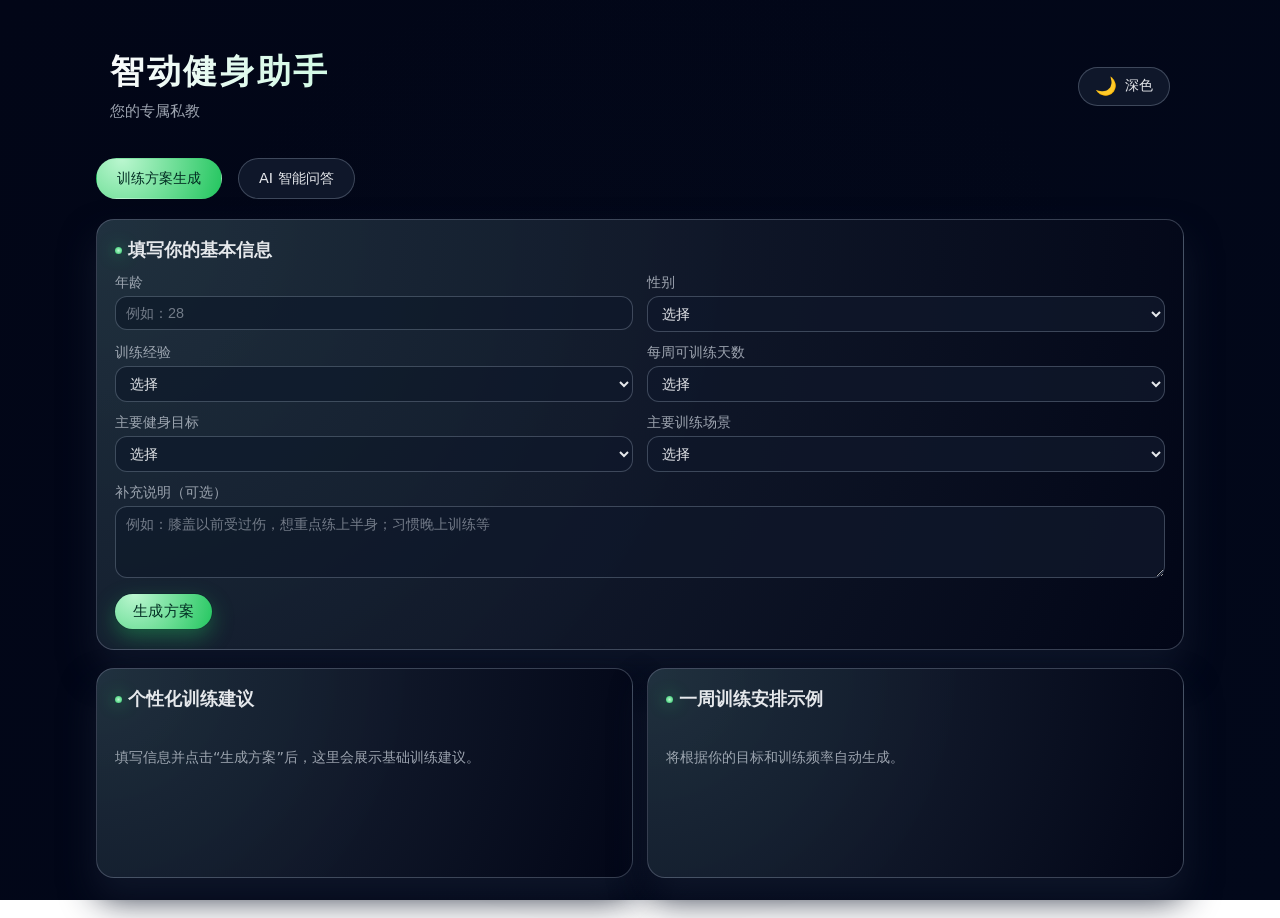
<file: index.html>
<!doctype html>
<html lang="zh-CN">
  <head>
    <meta charset="utf-8" />
    <title>智动健身助手 - AI训练方案生成</title>
    <meta name="viewport" content="width=device-width, initial-scale=1" />
    <link rel="stylesheet" href="styles.css" />
  </head>
  <body>
    <div class="app">
      <header class="app-header">
        <div>
          <h1>智动健身助手</h1>
          <p class="subtitle">您的专属私教</p>
        </div>
        <button class="theme-toggle" id="theme-toggle" title="切换主题">
          <span class="theme-icon" id="theme-icon">🌙</span>
          <span id="theme-text">深色</span>
        </button>
      </header>

      <nav class="nav-links">
        <a href="index.html" class="nav-link active">训练方案生成</a>
        <a href="ai-chat.html" class="nav-link">AI 智能问答</a>
      </nav>

      <main class="app-main">
        <section class="card">
          <h2>填写你的基本信息</h2>
          <form id="plan-form" class="form">
            <div class="form-grid">
              <div class="form-field">
                <label for="age">年龄</label>
                <input type="number" id="age" min="10" max="80" placeholder="例如：28" />
              </div>

              <div class="form-field">
                <label for="gender">性别</label>
                <select id="gender">
                  <option value="">选择</option>
                  <option value="male">男</option>
                  <option value="female">女</option>
                  <option value="other">其他/不方便透露</option>
                </select>
              </div>

              <div class="form-field">
                <label for="experience">训练经验</label>
                <select id="experience">
                  <option value="">选择</option>
                  <option value="beginner">0-6 个月（新手）</option>
                  <option value="intermediate">6-24 个月（进阶）</option>
                  <option value="advanced">2 年以上（高阶）</option>
                </select>
              </div>

              <div class="form-field">
                <label for="daysPerWeek">每周可训练天数</label>
                <select id="daysPerWeek">
                  <option value="">选择</option>
                  <option value="2">2 天</option>
                  <option value="3">3 天</option>
                  <option value="4">4 天</option>
                  <option value="5">5 天</option>
                  <option value="6">6 天</option>
                  <option value="7">7 天</option>
                </select>
              </div>

              <div class="form-field">
                <label for="goal">主要健身目标</label>
                <select id="goal">
                  <option value="">选择</option>
                  <option value="fat-loss">减脂</option>
                  <option value="muscle-gain">增肌</option>
                  <option value="shape">塑形</option>
                  <option value="health">综合健康</option>
                </select>
              </div>

              <div class="form-field">
                <label for="place">主要训练场景</label>
                <select id="place">
                  <option value="">选择</option>
                  <option value="gym">健身房</option>
                  <option value="home">家庭/公园</option>
                  <option value="mixed">两者结合</option>
                </select>
              </div>
            </div>

            <div class="form-field">
              <label for="notes">补充说明（可选）</label>
              <textarea
                id="notes"
                rows="3"
                placeholder="例如：膝盖以前受过伤，想重点练上半身；习惯晚上训练等"
              ></textarea>
            </div>

            <button type="submit" class="btn-primary">生成方案</button>
          </form>
        </section>

        <section class="results-grid">
          <article class="card result-card">
            <h2>个性化训练建议</h2>
            <div id="plan-basic" class="result-content muted">
              填写信息并点击“生成方案”后，这里会展示基础训练建议。
            </div>
          </article>

          <article class="card result-card">
            <h2>一周训练安排示例</h2>
            <div id="plan-weekly" class="result-content muted">
              将根据你的目标和训练频率自动生成。
            </div>
          </article>

        </section>
      </main>

    </div>

    <script>
      // 检测设备类型，如果是手机则跳转到手机版
      (function() {
        // 检查是否已经访问过手机版（避免循环跳转）
        if (sessionStorage.getItem('deviceChecked') === 'true') {
          return;
        }
        sessionStorage.setItem('deviceChecked', 'true');

        // 检测是否为移动设备
        const isMobileDevice = /Android|webOS|iPhone|iPad|iPod|BlackBerry|IEMobile|Opera Mini|Mobile|mobile/i.test(navigator.userAgent);

        // 检测屏幕宽度（考虑横屏和竖屏）
        const screenWidth = Math.min(window.screen.width, window.screen.height);
        const isSmallScreen = screenWidth < 768 || window.innerWidth < 768;

        // 检测是否为触摸设备
        const isTouchDevice = 'ontouchstart' in window || navigator.maxTouchPoints > 0;

        // 如果是移动设备或小屏幕设备，跳转到手机版
        if (isMobileDevice || (isSmallScreen && isTouchDevice)) {
          window.location.href = 'mobile.html';
        }
      })();

      // 主题切换功能
      (function() {
        const themeToggle = document.getElementById('theme-toggle');
        const themeIcon = document.getElementById('theme-icon');
        const themeText = document.getElementById('theme-text');

        // 从 localStorage 读取主题设置
        let currentTheme = localStorage.getItem('theme') || 'dark';

        // 应用主题
        function applyTheme(theme) {
          if (theme === 'light') {
            document.documentElement.setAttribute('data-theme', 'light');
            themeIcon.textContent = '☀️';
            themeText.textContent = '浅色';
          } else {
            document.documentElement.removeAttribute('data-theme');
            themeIcon.textContent = '🌙';
            themeText.textContent = '深色';
          }
          localStorage.setItem('theme', theme);
        }

        // 初始化主题
        applyTheme(currentTheme);

        // 切换主题
        themeToggle.addEventListener('click', () => {
          currentTheme = currentTheme === 'dark' ? 'light' : 'dark';
          applyTheme(currentTheme);
        });
      })();
    </script>
    <script src="app.js"></script>
  </body>
</html>
</file>
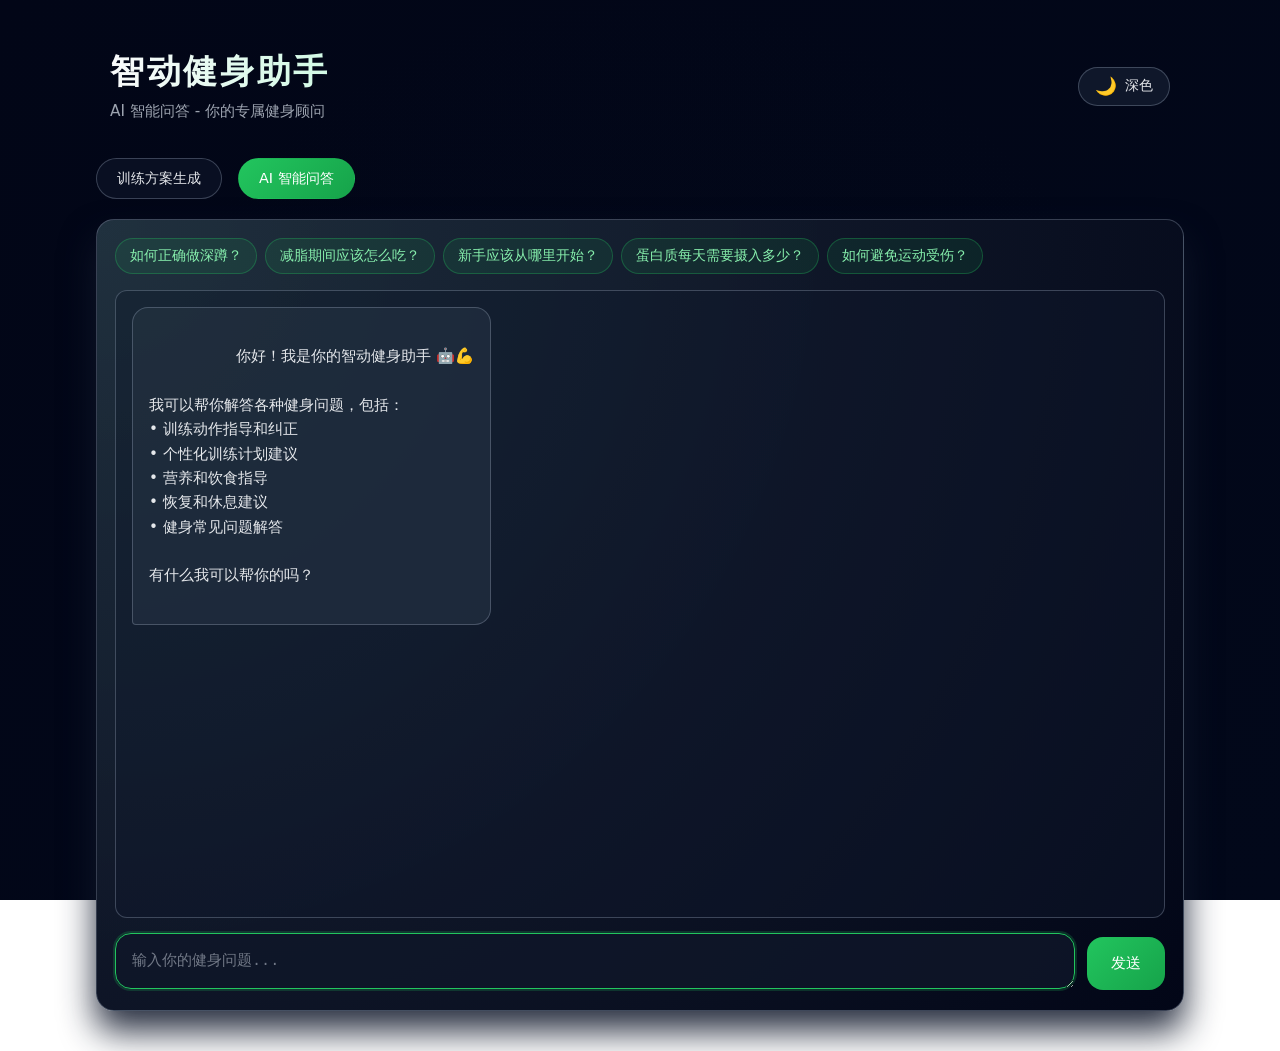
<file: ai-chat.html>
<!doctype html>
<html lang="zh-CN">
  <head>
    <meta charset="utf-8" />
    <title>智动健身助手 - AI 智能问答</title>
    <meta name="viewport" content="width=device-width, initial-scale=1" />
    <link rel="stylesheet" href="styles.css" />
    <style>
      .chat-container {
        display: flex;
        flex-direction: column;
        height: calc(100vh - 200px);
        min-height: 500px;
      }

      .chat-messages {
        flex: 1;
        overflow-y: auto;
        padding: 16px;
        background: rgba(15, 23, 42, 0.5);
        border-radius: 12px;
        margin-bottom: 16px;
        border: 1px solid var(--border-subtle);
      }

      .message {
        margin-bottom: 16px;
        max-width: 85%;
      }

      .message.user {
        margin-left: auto;
        text-align: right;
      }

      .message.assistant {
        margin-right: auto;
      }

      .message-content {
        display: inline-block;
        padding: 12px 16px;
        border-radius: 16px;
        font-size: 0.95rem;
        line-height: 1.6;
        white-space: pre-wrap;
        word-wrap: break-word;
      }

      .message.user .message-content {
        background: linear-gradient(135deg, #22c55e, #16a34a);
        color: white;
        border-bottom-right-radius: 4px;
      }

      .message.assistant .message-content {
        background: rgba(30, 41, 59, 0.9);
        border: 1px solid var(--border-subtle);
        border-bottom-left-radius: 4px;
        text-align: left;
      }

      .message.assistant .message-content h1,
      .message.assistant .message-content h2,
      .message.assistant .message-content h3 {
        margin-top: 12px;
        margin-bottom: 8px;
        color: #bbf7d0;
      }

      .message.assistant .message-content ul,
      .message.assistant .message-content ol {
        margin: 8px 0;
        padding-left: 20px;
      }

      .message.assistant .message-content li {
        margin: 4px 0;
      }

      .message.assistant .message-content strong {
        color: #86efac;
      }

      .chat-input-container {
        display: flex;
        gap: 12px;
        align-items: flex-end;
      }

      .chat-input {
        flex: 1;
        min-height: 56px;
        max-height: 150px;
        padding: 16px;
        border-radius: 16px;
        border: 1px solid var(--border-subtle);
        background: rgba(15, 23, 42, 0.8);
        color: var(--text);
        font-size: 0.95rem;
        resize: vertical;
        outline: none;
        transition: border-color 0.2s ease;
      }

      .chat-input:focus {
        border-color: #22c55e;
        box-shadow: 0 0 0 2px rgba(34, 197, 94, 0.2);
      }

      .chat-send-btn {
        padding: 16px 24px;
        border-radius: 16px;
        border: none;
        background: linear-gradient(135deg, #22c55e, #16a34a);
        color: white;
        font-size: 0.95rem;
        font-weight: 500;
        cursor: pointer;
        transition: all 0.2s ease;
        white-space: nowrap;
      }

      .chat-send-btn:hover:not(:disabled) {
        transform: translateY(-2px);
        box-shadow: 0 8px 20px rgba(34, 197, 94, 0.4);
      }

      .chat-send-btn:disabled {
        opacity: 0.6;
        cursor: not-allowed;
      }

      .typing-indicator {
        display: none;
        align-items: center;
        gap: 4px;
        padding: 12px 16px;
        background: rgba(30, 41, 59, 0.9);
        border-radius: 16px;
        border-bottom-left-radius: 4px;
        width: fit-content;
        margin-top: 8px;
      }

      .typing-indicator.active {
        display: flex;
      }

      .typing-dot {
        width: 8px;
        height: 8px;
        background: #22c55e;
        border-radius: 50%;
        animation: typing 1.4s infinite;
      }

      .typing-dot:nth-child(2) {
        animation-delay: 0.2s;
      }

      .typing-dot:nth-child(3) {
        animation-delay: 0.4s;
      }

      @keyframes typing {
        0%, 60%, 100% {
          transform: translateY(0);
        }
        30% {
          transform: translateY(-10px);
        }
      }

      .nav-links {
        display: flex;
        gap: 16px;
        margin-bottom: 20px;
        flex-wrap: wrap;
      }

      .nav-link {
        padding: 10px 20px;
        border-radius: 999px;
        background: rgba(15, 23, 42, 0.6);
        border: 1px solid var(--border-subtle);
        color: var(--text);
        text-decoration: none;
        font-size: 0.9rem;
        transition: all 0.2s ease;
      }

      .nav-link:hover {
        background: rgba(34, 197, 94, 0.1);
        border-color: #22c55e;
      }

      .nav-link.active {
        background: linear-gradient(135deg, #22c55e, #16a34a);
        border-color: transparent;
        color: white;
      }

      .user-info-panel {
        background: rgba(15, 23, 42, 0.5);
        border-radius: 12px;
        padding: 16px;
        margin-bottom: 16px;
        border: 1px solid var(--border-subtle);
      }

      .user-info-panel h3 {
        margin: 0 0 12px 0;
        font-size: 1rem;
        color: #bbf7d0;
      }

      .user-info-grid {
        display: grid;
        grid-template-columns: repeat(auto-fit, minmax(150px, 1fr));
        gap: 8px;
        font-size: 0.85rem;
        color: var(--text-muted);
      }

      .user-info-item {
        display: flex;
        gap: 6px;
      }

      .user-info-label {
        color: var(--text-muted);
      }

      .user-info-value {
        color: var(--text);
      }

      .suggested-questions {
        display: flex;
        flex-wrap: wrap;
        gap: 8px;
        margin-bottom: 16px;
      }

      .suggested-question {
        padding: 8px 14px;
        border-radius: 999px;
        background: rgba(34, 197, 94, 0.1);
        border: 1px solid rgba(34, 197, 94, 0.3);
        color: #86efac;
        font-size: 0.85rem;
        cursor: pointer;
        transition: all 0.2s ease;
      }

      .suggested-question:hover {
        background: rgba(34, 197, 94, 0.2);
        transform: translateY(-1px);
      }

      [data-theme="light"] .suggested-question {
        background: rgba(22, 163, 74, 0.1);
        border-color: rgba(22, 163, 74, 0.3);
        color: #16a34a;
      }

      [data-theme="light"] .suggested-question:hover {
        background: rgba(22, 163, 74, 0.2);
      }

      /* 浅色模式样式 */
      [data-theme="light"] .chat-messages {
        background: var(--bg-elevated);
        border: 1px solid var(--border-subtle);
      }

      [data-theme="light"] .message.assistant .message-content {
        background: #f1f5f9;
        border: 1px solid var(--border-subtle);
        color: var(--text);
      }

      [data-theme="light"] .chat-input {
        background: var(--input-bg);
        border: 1px solid var(--border-subtle);
        color: var(--text);
      }

      [data-theme="light"] .typing-indicator {
        background: #f1f5f9;
        border: 1px solid var(--border-subtle);
      }

      [data-theme="light"] .nav-link {
        background: var(--bg-elevated);
        border: 1px solid var(--border-subtle);
        color: var(--text);
      }

      [data-theme="light"] .nav-link:hover {
        background: var(--accent-soft);
        border-color: var(--accent);
      }

      [data-theme="light"] .user-info-panel {
        background: var(--bg-elevated);
        border: 1px solid var(--border-subtle);
      }

      [data-theme="light"] .user-info-panel h3 {
        color: var(--accent);
      }

      @media (max-width: 768px) {
        .chat-container {
          height: calc(100vh - 180px);
          min-height: 400px;
        }

        .message {
          max-width: 95%;
        }

        .chat-input-container {
          flex-direction: column;
        }

        .chat-send-btn {
          width: 100%;
        }
      }
    </style>
  </head>
  <body>
    <div class="app">
      <header class="app-header">
        <div>
          <h1>智动健身助手</h1>
          <p class="subtitle">AI 智能问答 - 你的专属健身顾问</p>
        </div>
        <button class="theme-toggle" id="theme-toggle" title="切换主题">
          <span class="theme-icon" id="theme-icon">🌙</span>
          <span id="theme-text">深色</span>
        </button>
      </header>

      <nav class="nav-links">
        <a href="index.html" class="nav-link">训练方案生成</a>
        <a href="ai-chat.html" class="nav-link active">AI 智能问答</a>
      </nav>

      <main class="app-main">
        <section class="card">
          <div class="user-info-panel" id="user-info-panel" style="display: none;">
            <h3>当前用户信息</h3>
            <div class="user-info-grid" id="user-info-grid"></div>
          </div>

          <div class="suggested-questions" id="suggested-questions">
            <span class="suggested-question" data-question="如何正确做深蹲？">如何正确做深蹲？</span>
            <span class="suggested-question" data-question="减脂期间应该怎么吃？">减脂期间应该怎么吃？</span>
            <span class="suggested-question" data-question="新手应该从哪里开始？">新手应该从哪里开始？</span>
            <span class="suggested-question" data-question="蛋白质每天需要摄入多少？">蛋白质每天需要摄入多少？</span>
            <span class="suggested-question" data-question="如何避免运动受伤？">如何避免运动受伤？</span>
          </div>

          <div class="chat-container">
            <div class="chat-messages" id="chat-messages">
              <div class="message assistant">
                <div class="message-content">
                  你好！我是你的智动健身助手 🤖💪

我可以帮你解答各种健身问题，包括：
• 训练动作指导和纠正
• 个性化训练计划建议
• 营养和饮食指导
• 恢复和休息建议
• 健身常见问题解答

有什么我可以帮你的吗？
                </div>
              </div>
            </div>

            <div class="chat-input-container">
              <textarea
                class="chat-input"
                id="chat-input"
                placeholder="输入你的健身问题..."
                rows="1"
              ></textarea>
              <button class="chat-send-btn" id="chat-send-btn">发送</button>
            </div>
          </div>
        </section>
      </main>
    </div>

    <script>
      // API 配置
      const API_BASE_URL = 'http://localhost:5000';

      // 获取 DOM 元素
      const chatMessages = document.getElementById('chat-messages');
      const chatInput = document.getElementById('chat-input');
      const chatSendBtn = document.getElementById('chat-send-btn');
      const userInfoPanel = document.getElementById('user-info-panel');
      const userInfoGrid = document.getElementById('user-info-grid');
      const suggestedQuestions = document.getElementById('suggested-questions');

      // 创建打字指示器元素
      function createTypingIndicator() {
        const indicator = document.createElement('div');
        indicator.className = 'typing-indicator';
        indicator.id = 'typing-indicator';
        indicator.innerHTML = `
          <div class="typing-dot"></div>
          <div class="typing-dot"></div>
          <div class="typing-dot"></div>
        `;
        return indicator;
      }

      // 从 localStorage 获取用户信息
      let userInfo = {};
      try {
        const savedInfo = localStorage.getItem('fitnessUserInfo');
        if (savedInfo) {
          userInfo = JSON.parse(savedInfo);
          displayUserInfo();
        }
      } catch (e) {
        console.log('无法读取用户信息');
      }

      // 显示用户信息
      function displayUserInfo() {
        if (!userInfo || Object.keys(userInfo).length === 0) return;

        const labels = {
          age: '年龄',
          gender: '性别',
          experience: '训练经验',
          daysPerWeek: '每周训练',
          goal: '健身目标',
          place: '训练场景',
          notes: '补充说明'
        };

        const genderMap = { male: '男', female: '女', other: '其他' };
        const experienceMap = {
          beginner: '新手（0-6个月）',
          intermediate: '进阶（6-24个月）',
          advanced: '高阶（2年以上）'
        };
        const goalMap = {
          'fat-loss': '减脂',
          'muscle-gain': '增肌',
          shape: '塑形',
          health: '综合健康'
        };
        const placeMap = {
          gym: '健身房',
          home: '家庭/公园',
          mixed: '两者结合'
        };

        let html = '';
        for (const [key, label] of Object.entries(labels)) {
          if (userInfo[key]) {
            let value = userInfo[key];
            if (key === 'gender') value = genderMap[value] || value;
            if (key === 'experience') value = experienceMap[value] || value;
            if (key === 'goal') value = goalMap[value] || value;
            if (key === 'place') value = placeMap[value] || value;

            html += `
              <div class="user-info-item">
                <span class="user-info-label">${label}:</span>
                <span class="user-info-value">${value}</span>
              </div>
            `;
          }
        }

        if (html) {
          userInfoGrid.innerHTML = html;
          userInfoPanel.style.display = 'block';
        }
      }

      // 添加消息到聊天界面
      function addMessage(content, isUser = false) {
        const messageDiv = document.createElement('div');
        messageDiv.className = `message ${isUser ? 'user' : 'assistant'}`;

        const contentDiv = document.createElement('div');
        contentDiv.className = 'message-content';
        contentDiv.innerHTML = isUser ? escapeHtml(content) : formatMarkdown(content);

        messageDiv.appendChild(contentDiv);
        chatMessages.appendChild(messageDiv);
        chatMessages.scrollTop = chatMessages.scrollHeight;
      }

      // 转义 HTML
      function escapeHtml(text) {
        const div = document.createElement('div');
        div.textContent = text;
        return div.innerHTML;
      }

      // 简单的 Markdown 格式化
      function formatMarkdown(text) {
        return text
          .replace(/### (.*)/g, '<h3>$1</h3>')
          .replace(/## (.*)/g, '<h2>$1</h2>')
          .replace(/# (.*)/g, '<h1>$1</h1>')
          .replace(/\*\*(.*?)\*\*/g, '<strong>$1</strong>')
          .replace(/\*(.*?)\*/g, '<em>$1</em>')
          .replace(/- (.*)/g, '<li>$1</li>')
          .replace(/\n/g, '<br>');
      }

      // 显示/隐藏打字指示器
      let currentTypingIndicator = null;
      function showTyping(show) {
        chatSendBtn.disabled = show;
        if (show) {
          // 创建并插入打字指示器到消息列表末尾
          currentTypingIndicator = createTypingIndicator();
          currentTypingIndicator.classList.add('active');
          chatMessages.appendChild(currentTypingIndicator);
          chatMessages.scrollTop = chatMessages.scrollHeight;
        } else {
          // 移除打字指示器
          if (currentTypingIndicator) {
            currentTypingIndicator.remove();
            currentTypingIndicator = null;
          }
        }
      }

      // 发送消息
      async function sendMessage(message) {
        if (!message.trim()) return;

        // 添加用户消息
        addMessage(message, true);
        chatInput.value = '';
        chatInput.style.height = 'auto';

        // 显示打字指示器
        showTyping(true);

        try {
          const response = await fetch(`${API_BASE_URL}/api/chat`, {
            method: 'POST',
            headers: {
              'Content-Type': 'application/json'
            },
            body: JSON.stringify({
              message: message,
              userInfo: userInfo
            })
          });

          const data = await response.json();

          if (data.success) {
            addMessage(data.response);
          } else {
            addMessage('抱歉，我遇到了一些问题，请稍后再试。错误信息：' + (data.error || '未知错误'));
          }
        } catch (error) {
          console.error('Error:', error);
          addMessage('抱歉，无法连接到服务器，请稍后再试。');
        } finally {
          showTyping(false);
        }
      }

      // 事件监听
      chatSendBtn.addEventListener('click', () => {
        sendMessage(chatInput.value);
      });

      chatInput.addEventListener('keypress', (e) => {
        if (e.key === 'Enter' && !e.shiftKey) {
          e.preventDefault();
          sendMessage(chatInput.value);
        }
      });

      // 自动调整输入框高度
      chatInput.addEventListener('input', () => {
        chatInput.style.height = 'auto';
        chatInput.style.height = Math.min(chatInput.scrollHeight, 150) + 'px';
      });

      // 建议问题点击
      suggestedQuestions.addEventListener('click', (e) => {
        if (e.target.classList.contains('suggested-question')) {
          const question = e.target.dataset.question;
          chatInput.value = question;
          sendMessage(question);
        }
      });

      // 页面加载时聚焦输入框
      chatInput.focus();

      // 主题切换功能
      (function() {
        const themeToggle = document.getElementById('theme-toggle');
        const themeIcon = document.getElementById('theme-icon');
        const themeText = document.getElementById('theme-text');

        // 从 localStorage 读取主题设置
        let currentTheme = localStorage.getItem('theme') || 'dark';

        // 应用主题
        function applyTheme(theme) {
          if (theme === 'light') {
            document.documentElement.setAttribute('data-theme', 'light');
            themeIcon.textContent = '☀️';
            themeText.textContent = '浅色';
          } else {
            document.documentElement.removeAttribute('data-theme');
            themeIcon.textContent = '🌙';
            themeText.textContent = '深色';
          }
          localStorage.setItem('theme', theme);
        }

        // 初始化主题
        applyTheme(currentTheme);

        // 切换主题
        themeToggle.addEventListener('click', () => {
          currentTheme = currentTheme === 'dark' ? 'light' : 'dark';
          applyTheme(currentTheme);
        });
      })();
    </script>
  </body>
</html>
</file>
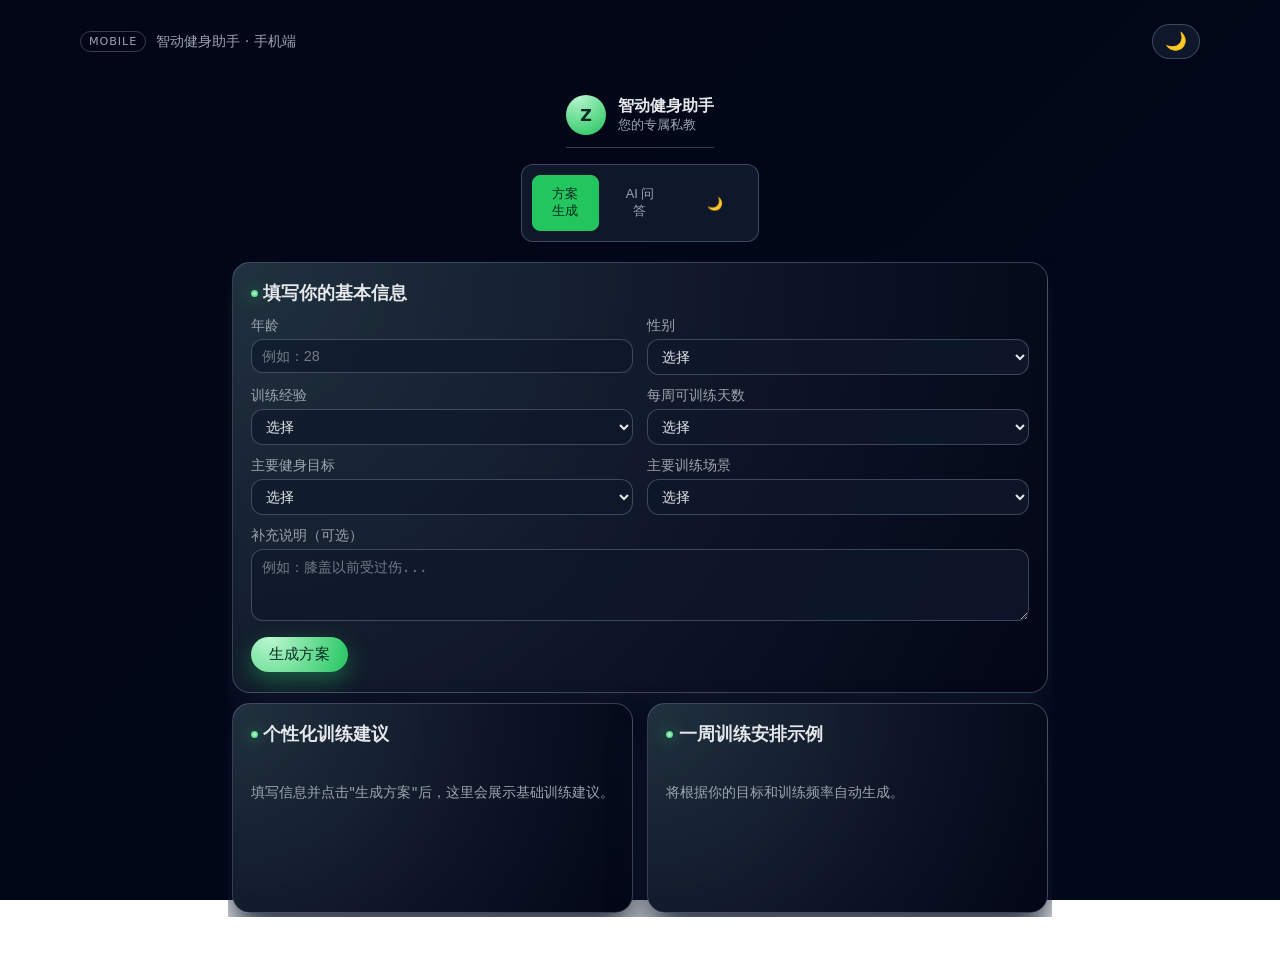
<file: mobile.html>
<!doctype html>
<html lang="zh-CN">
  <head>
    <meta charset="utf-8" />
    <title>智动健身助手 · 手机端</title>
    <meta name="viewport" content="width=device-width, initial-scale=1, maximum-scale=1, user-scalable=no" />
    <link rel="stylesheet" href="styles.css" />
  </head>
  <body>
    <div class="mobile-page">
      <header class="mobile-header">
        <div class="mobile-header-left">
          <span class="mobile-badge">Mobile</span>
          <span class="mobile-title">智动健身助手 · 手机端</span>
        </div>
        <div style="display: flex; gap: 12px; align-items: center;">
          <button class="theme-toggle" id="theme-toggle" title="切换主题" style="padding: 6px 12px; font-size: 0.8rem;">
            <span class="theme-icon" id="theme-icon">🌙</span>
          </button>
        </div>
      </header>

      <main class="mobile-main">
        <div class="mobile-app-header">
          <div class="mobile-avatar">Z</div>
          <div>
            <div class="mobile-app-name">智动健身助手</div>
            <div class="mobile-subtitle">您的专属私教</div>
          </div>
        </div>

        <!-- 顶部导航 -->
        <div class="mobile-tab-bar">
          <button class="mobile-tab mobile-tab--active" data-page="form">方案生成</button>
          <button class="mobile-tab" data-page="chat">AI 问答</button>
          <button class="mobile-tab" data-page="theme" id="mobile-theme-tab">🌙</button>
        </div>

        <!-- 页面 1: 表单 -->
        <div id="page-form" class="mobile-page-content">
          <section class="card">
            <h2>填写你的基本信息</h2>
            <form id="plan-form" class="form">
              <div class="form-grid">
                <div class="form-field">
                  <label for="age">年龄</label>
                  <input type="number" id="age" min="10" max="80" placeholder="例如：28" />
                </div>

                <div class="form-field">
                  <label for="gender">性别</label>
                  <select id="gender">
                    <option value="">选择</option>
                    <option value="male">男</option>
                    <option value="female">女</option>
                    <option value="other">其他/不方便透露</option>
                  </select>
                </div>

                <div class="form-field">
                  <label for="experience">训练经验</label>
                  <select id="experience">
                    <option value="">选择</option>
                    <option value="beginner">0-6 个月（新手）</option>
                    <option value="intermediate">6-24 个月（进阶）</option>
                    <option value="advanced">2 年以上（高阶）</option>
                  </select>
                </div>

                <div class="form-field">
                  <label for="daysPerWeek">每周可训练天数</label>
                  <select id="daysPerWeek">
                    <option value="">选择</option>
                    <option value="2">2 天</option>
                    <option value="3">3 天</option>
                    <option value="4">4 天</option>
                    <option value="5">5 天</option>
                    <option value="6">6 天</option>
                    <option value="7">7 天</option>
                  </select>
                </div>

                <div class="form-field">
                  <label for="goal">主要健身目标</label>
                  <select id="goal">
                    <option value="">选择</option>
                    <option value="fat-loss">减脂</option>
                    <option value="muscle-gain">增肌</option>
                    <option value="shape">塑形</option>
                    <option value="health">综合健康</option>
                  </select>
                </div>

                <div class="form-field">
                  <label for="place">主要训练场景</label>
                  <select id="place">
                    <option value="">选择</option>
                    <option value="gym">健身房</option>
                    <option value="home">家庭/公园</option>
                    <option value="mixed">两者结合</option>
                  </select>
                </div>
              </div>

              <div class="form-field">
                <label for="notes">补充说明（可选）</label>
                <textarea id="notes" rows="2" placeholder="例如：膝盖以前受过伤..."></textarea>
              </div>

              <button type="submit" class="btn-primary">生成方案</button>
            </form>
          </section>

          <section class="results-grid" style="margin-top: 10px;">
            <article class="card result-card">
              <h2>个性化训练建议</h2>
              <div id="plan-basic" class="result-content muted">
                填写信息并点击"生成方案"后，这里会展示基础训练建议。
              </div>
            </article>

            <article class="card result-card">
              <h2>一周训练安排示例</h2>
              <div id="plan-weekly" class="result-content muted">
                将根据你的目标和训练频率自动生成。
              </div>
            </article>
          </section>
        </div>

        <!-- 页面 2: AI 问答 -->
        <div id="page-chat" class="mobile-page-content" style="display: none; flex: 1; flex-direction: column;">
          <div class="mobile-chat-container" id="mobile-chat-container">
            <div class="mobile-message assistant">
              你好！我是你的智动健身助手 🤖💪

我可以帮你解答各种健身问题，有什么我可以帮你的吗？
            </div>
          </div>

          <div class="mobile-chat-input-area">
            <input type="text" class="mobile-chat-input" id="mobile-chat-input" placeholder="输入你的健身问题..." />
            <button class="mobile-chat-send" id="mobile-chat-send">发送</button>
          </div>
        </div>
      </main>
    </div>

    <script>
      // API 配置
      const API_BASE_URL = 'http://localhost:5000';

      // 主题切换功能
      (function() {
        const themeToggle = document.getElementById('theme-toggle');
        const themeIcon = document.getElementById('theme-icon');
        const mobileThemeTab = document.getElementById('mobile-theme-tab');

        let currentTheme = localStorage.getItem('theme') || 'dark';

        function applyTheme(theme) {
          if (theme === 'light') {
            document.documentElement.setAttribute('data-theme', 'light');
            themeIcon.textContent = '☀️';
            if (mobileThemeTab) mobileThemeTab.textContent = '☀️';
          } else {
            document.documentElement.removeAttribute('data-theme');
            themeIcon.textContent = '🌙';
            if (mobileThemeTab) mobileThemeTab.textContent = '🌙';
          }
          localStorage.setItem('theme', theme);
        }

        applyTheme(currentTheme);

        themeToggle.addEventListener('click', () => {
          currentTheme = currentTheme === 'dark' ? 'light' : 'dark';
          applyTheme(currentTheme);
        });

        if (mobileThemeTab) {
          mobileThemeTab.addEventListener('click', () => {
            currentTheme = currentTheme === 'dark' ? 'light' : 'dark';
            applyTheme(currentTheme);
          });
        }
      })();

      // 页面切换
      const tabs = document.querySelectorAll('.mobile-tab[data-page]');
      const pageForm = document.getElementById('page-form');
      const pageChat = document.getElementById('page-chat');

      tabs.forEach(tab => {
        tab.addEventListener('click', () => {
          const page = tab.dataset.page;
          if (page === 'theme') return;

          tabs.forEach(t => t.classList.remove('mobile-tab--active'));
          tab.classList.add('mobile-tab--active');

          if (page === 'form') {
            pageForm.style.display = 'block';
            pageChat.style.display = 'none';
          } else if (page === 'chat') {
            pageForm.style.display = 'none';
            pageChat.style.display = 'flex';
          }
        });
      });

      // AI 聊天功能
      const chatContainer = document.getElementById('mobile-chat-container');
      const chatInput = document.getElementById('mobile-chat-input');
      const chatSend = document.getElementById('mobile-chat-send');

      let userInfo = {};
      try {
        const savedInfo = localStorage.getItem('fitnessUserInfo');
        if (savedInfo) userInfo = JSON.parse(savedInfo);
      } catch (e) {}

      function addMessage(content, isUser = false) {
        const msg = document.createElement('div');
        msg.className = `phone-message ${isUser ? 'user' : 'assistant'}`;
        msg.textContent = content;
        chatContainer.appendChild(msg);
        chatContainer.scrollTop = chatContainer.scrollHeight;
      }

      async function sendMessage() {
        const message = chatInput.value.trim();
        if (!message) return;

        addMessage(message, true);
        chatInput.value = '';

        const loadingMsg = document.createElement('div');
        loadingMsg.className = 'phone-message assistant';
        loadingMsg.textContent = '思考中...';
        loadingMsg.id = 'loading-msg';
        chatContainer.appendChild(loadingMsg);
        chatContainer.scrollTop = chatContainer.scrollHeight;

        try {
          const response = await fetch(`${API_BASE_URL}/api/chat`, {
            method: 'POST',
            headers: { 'Content-Type': 'application/json' },
            body: JSON.stringify({ message, userInfo })
          });

          const data = await response.json();
          document.getElementById('loading-msg').remove();

          if (data.success) {
            addMessage(data.response);
          } else {
            addMessage('抱歉，请稍后再试。');
          }
        } catch (error) {
          document.getElementById('loading-msg').remove();
          addMessage('抱歉，无法连接到服务器，请稍后再试。');
        }
      }

      chatSend.addEventListener('click', sendMessage);
      chatInput.addEventListener('keypress', (e) => {
        if (e.key === 'Enter') sendMessage();
      });
    </script>
    <script src="app.js"></script>
    <script src="mobile.js"></script>
  </body>
</html>
</file>
<file: styles.css>
/* =======================
   CSS 变量定义 - 深色模式（默认）
   ======================= */
:root {
  --bg: #050816;
  --bg-elevated: #0f172a;
  --accent: #22c55e;
  --accent-soft: rgba(34, 197, 94, 0.16);
  --accent-strong: rgba(34, 197, 94, 0.3);
  --text: #e5e7eb;
  --text-muted: #9ca3af;
  --border-subtle: rgba(148, 163, 184, 0.35);
  --radius-xl: 18px;
  --shadow-soft: 0 22px 40px rgba(15, 23, 42, 0.85);
  --shadow-card: 0 20px 35px rgba(15, 23, 42, 0.9);
  --blur: 18px;
  --input-bg: rgba(15, 23, 42, 0.9);
  --card-bg: radial-gradient(circle at top left, #1e293b, #020617);
  --body-bg: linear-gradient(135deg, #020617, #02081a);
}

/* =======================
   CSS 变量定义 - 浅色模式
   ======================= */
[data-theme="light"] {
  --bg: #f8fafc;
  --bg-elevated: #ffffff;
  --accent: #16a34a;
  --accent-soft: rgba(22, 163, 74, 0.12);
  --accent-strong: rgba(22, 163, 74, 0.25);
  --text: #1e293b;
  --text-muted: #64748b;
  --border-subtle: rgba(148, 163, 184, 0.5);
  --shadow-soft: 0 22px 40px rgba(0, 0, 0, 0.1);
  --shadow-card: 0 20px 35px rgba(0, 0, 0, 0.12);
  --input-bg: #ffffff;
  --card-bg: linear-gradient(135deg, #ffffff, #f1f5f9);
  --body-bg: #f8fafc;
}

*,
*::before,
*::after {
  box-sizing: border-box;
}

html,
body {
  margin: 0;
  padding: 0;
  height: 100%;
  min-height: 100vh;
}

body {
  font-family: system-ui, -apple-system, BlinkMacSystemFont, 'SF Pro Display', 'Segoe UI',
    Roboto, sans-serif;
  background: var(--body-bg);
  background-attachment: fixed;
  background-size: cover;
  color: var(--text);
  -webkit-font-smoothing: antialiased;
  transition: background 0.3s ease, color 0.3s ease;
  overflow-x: hidden;
}

.app {
  min-height: 100vh;
  max-width: 1120px;
  margin: 0 auto;
  padding: 32px 16px 40px;
  position: relative;
}

.app::before {
  content: '';
  position: absolute;
  inset: 0;
  pointer-events: none;
  background: radial-gradient(circle at center, rgba(15, 23, 42, 0.5), transparent 70%);
  opacity: 0.16;
  mix-blend-mode: normal;
  z-index: -1;
}

[data-theme="light"] .app::before {
  background: transparent;
  opacity: 0;
}

.app-header {
  margin-bottom: 28px;
  padding: 18px 14px 8px;
  display: flex;
  align-items: center;
  justify-content: space-between;
  flex-wrap: wrap;
  gap: 16px;
}

.app-header h1 {
  margin: 0 0 6px;
  font-size: 2.1rem;
  letter-spacing: 0.08em;
  text-transform: uppercase;
  background: linear-gradient(to right, #f9fafb, #d1fae5);
  -webkit-background-clip: text;
  background-clip: text;
  -webkit-text-fill-color: transparent;
  color: transparent;
}

[data-theme="light"] .app-header h1 {
  background: linear-gradient(to right, #1e293b, #16a34a);
  background-clip: text;
  -webkit-text-fill-color: transparent;
}

.subtitle {
  margin: 0;
  font-size: 0.96rem;
  color: var(--text-muted);
}

/* 主题切换按钮 */
.theme-toggle {
  display: flex;
  align-items: center;
  gap: 8px;
  padding: 8px 16px;
  border-radius: 999px;
  border: 1px solid var(--border-subtle);
  background: var(--bg-elevated);
  color: var(--text);
  font-size: 0.85rem;
  cursor: pointer;
  transition: all 0.2s ease;
}

.theme-toggle:hover {
  border-color: var(--accent);
  transform: translateY(-1px);
}

.theme-icon {
  font-size: 1.1rem;
}

.app-main {
  display: flex;
  flex-direction: column;
  gap: 18px;
}

.card {
  background: var(--card-bg);
  border-radius: var(--radius-xl);
  padding: 18px 18px 20px;
  border: 1px solid var(--border-subtle);
  box-shadow: var(--shadow-card);
  position: relative;
  overflow: hidden;
  transition: background 0.3s ease, border-color 0.3s ease;
}

.card::before {
  content: '';
  position: absolute;
  inset: 0;
  background: radial-gradient(circle at 0 0, rgba(34, 197, 94, 0.28), transparent 54%);
  opacity: 0.16;
  mix-blend-mode: screen;
  pointer-events: none;
}

[data-theme="light"] .card::before {
  background: radial-gradient(circle at 0 0, rgba(22, 163, 74, 0.15), transparent 54%);
  opacity: 0.3;
}

.card h2 {
  margin: 0 0 12px;
  font-size: 1.12rem;
  display: flex;
  align-items: center;
  gap: 0.35rem;
}

.card h2::before {
  content: '';
  width: 7px;
  height: 7px;
  border-radius: 999px;
  background: radial-gradient(circle, #bbf7d0, #22c55e);
  box-shadow: 0 0 16px rgba(34, 197, 94, 0.9);
}

.form {
  display: flex;
  flex-direction: column;
  gap: 12px;
}

.form-grid {
  display: grid;
  grid-template-columns: repeat(2, minmax(0, 1fr));
  gap: 12px 14px;
}

.form-field {
  display: flex;
  flex-direction: column;
  gap: 4px;
}

.form-field label {
  font-size: 0.86rem;
  color: var(--text-muted);
}

input,
select,
textarea {
  background-color: var(--input-bg);
  border-radius: 12px;
  border: 1px solid var(--border-subtle);
  padding: 8px 10px;
  color: var(--text);
  font-size: 0.9rem;
  outline: none;
  transition:
    border-color 0.16s ease,
    box-shadow 0.16s ease,
    background-color 0.16s ease,
    transform 0.06s ease;
}

input::placeholder,
textarea::placeholder {
  color: var(--text-muted);
  opacity: 0.7;
}

input:focus,
select:focus,
textarea:focus {
  border-color: var(--accent);
  box-shadow: 0 0 0 1px var(--accent-soft);
  transform: translateY(-1px);
}

[data-theme="light"] input:focus,
[data-theme="light"] select:focus,
[data-theme="light"] textarea:focus {
  background-color: #ffffff;
}

textarea {
  resize: vertical;
  min-height: 72px;
}

.btn-primary {
  align-self: flex-start;
  margin-top: 4px;
  padding: 8px 18px;
  border-radius: 999px;
  border: none;
  font-size: 0.92rem;
  font-weight: 500;
  letter-spacing: 0.02em;
  text-transform: uppercase;
  background: radial-gradient(circle at 20% 0, #bbf7d0, #22c55e);
  color: #022c22;
  cursor: pointer;
  box-shadow:
    0 8px 22px rgba(34, 197, 94, 0.4),
    0 0 0 1px rgba(15, 23, 42, 0.9);
  display: inline-flex;
  align-items: center;
  gap: 0;
  transition:
    transform 0.12s ease,
    box-shadow 0.12s ease,
    filter 0.12s ease;
}

[data-theme="light"] .btn-primary {
  background: radial-gradient(circle at 20% 0, #86efac, #16a34a);
  box-shadow:
    0 8px 22px rgba(22, 163, 74, 0.3),
    0 0 0 1px rgba(255, 255, 255, 0.5);
}

.btn-primary:hover {
  transform: translateY(-1px) scale(1.01);
  box-shadow:
    0 12px 26px rgba(34, 197, 94, 0.55),
    0 0 0 1px rgba(15, 23, 42, 0.9);
  filter: brightness(1.03);
}

.btn-primary:active {
  transform: translateY(0) scale(0.99);
  box-shadow:
    0 6px 16px rgba(22, 163, 74, 0.5),
    0 0 0 1px rgba(15, 23, 42, 0.95);
}

.results-grid {
  display: grid;
  grid-template-columns: repeat(2, minmax(0, 1fr));
  gap: 14px;
}

.result-card {
  min-height: 210px;
}

.result-content {
  font-size: 0.9rem;
  line-height: 1.6;
  color: var(--text);
  white-space: pre-line;
}

.result-content.muted {
  color: var(--text-muted);
}

.pill {
  display: inline-flex;
  align-items: center;
  gap: 4px;
  padding: 4px 10px;
  border-radius: 999px;
  font-size: 0.74rem;
  text-transform: uppercase;
  letter-spacing: 0.09em;
  background-color: var(--bg-elevated);
  border: 1px solid var(--border-subtle);
  color: var(--text-muted);
  margin-bottom: 6px;
}

.pill span.dot {
  width: 6px;
  height: 6px;
  border-radius: 999px;
  background: radial-gradient(circle, #bbf7d0, #22c55e);
  box-shadow: 0 0 10px rgba(34, 197, 94, 0.9);
}

.list {
  margin: 4px 0 0;
  padding-left: 18px;
}

.list li {
  margin-bottom: 3px;
}

.tag-row {
  margin-top: 8px;
  display: flex;
  flex-wrap: wrap;
  gap: 6px;
}

.tag {
  font-size: 0.72rem;
  padding: 3px 8px;
  border-radius: 999px;
  border: 1px solid var(--border-subtle);
  color: var(--text-muted);
  background-color: var(--bg-elevated);
}

.tag--accent {
  border-color: rgba(34, 197, 94, 0.8);
  background-color: rgba(34, 197, 94, 0.15);
  color: #bbf7d0;
}

[data-theme="light"] .tag--accent {
  border-color: rgba(22, 163, 74, 0.6);
  background-color: rgba(22, 163, 74, 0.1);
  color: #16a34a;
}

.app-footer {
  margin-top: 20px;
  padding: 10px 16px 0;
  border-top: 1px solid var(--border-subtle);
  font-size: 0.78rem;
  color: var(--text-muted);
  text-align: center;
}

/* 导航链接样式 */
.nav-links {
  display: flex;
  gap: 16px;
  margin-bottom: 20px;
  flex-wrap: wrap;
}

.nav-link {
  padding: 10px 20px;
  border-radius: 999px;
  background: var(--bg-elevated);
  border: 1px solid var(--border-subtle);
  color: var(--text);
  text-decoration: none;
  font-size: 0.9rem;
  transition: all 0.2s ease;
}

.nav-link:hover {
  background: var(--accent-soft);
  border-color: var(--accent);
}

.nav-link.active {
  background: radial-gradient(circle at 20% 0, #bbf7d0, #22c55e);
  border-color: transparent;
  color: #022c22;
}

[data-theme="light"] .nav-link {
  background: var(--bg-elevated);
  border-color: var(--border-subtle);
  color: var(--text);
}

[data-theme="light"] .nav-link:hover {
  background: var(--accent-soft);
  border-color: var(--accent);
}

[data-theme="light"] .nav-link.active {
  background: radial-gradient(circle at 20% 0, #86efac, #16a34a);
  border-color: transparent;
  color: #022c22;
}

/* =======================
   AI 聊天页面样式
   ======================= */
.chat-container {
  display: flex;
  flex-direction: column;
  height: calc(100vh - 280px);
  min-height: 400px;
}

.chat-messages {
  flex: 1;
  overflow-y: auto;
  padding: 16px;
  background: var(--bg-elevated);
  border-radius: 12px;
  margin-bottom: 16px;
  border: 1px solid var(--border-subtle);
}

.message {
  margin-bottom: 16px;
  max-width: 85%;
}

.message.user {
  margin-left: auto;
  text-align: right;
}

.message.assistant {
  margin-right: auto;
}

.message-content {
  display: inline-block;
  padding: 12px 16px;
  border-radius: 16px;
  font-size: 0.95rem;
  line-height: 1.6;
  white-space: pre-wrap;
  word-wrap: break-word;
}

.message.user .message-content {
  background: linear-gradient(135deg, #22c55e, #16a34a);
  color: white;
  border-bottom-right-radius: 4px;
}

.message.assistant .message-content {
  background: var(--bg-elevated);
  border: 1px solid var(--border-subtle);
  border-bottom-left-radius: 4px;
  text-align: left;
}

[data-theme="light"] .message.assistant .message-content {
  background: #f1f5f9;
}

.message.assistant .message-content h1,
.message.assistant .message-content h2,
.message.assistant .message-content h3 {
  margin-top: 12px;
  margin-bottom: 8px;
  color: var(--accent);
}

.message.assistant .message-content ul,
.message.assistant .message-content ol {
  margin: 8px 0;
  padding-left: 20px;
}

.message.assistant .message-content li {
  margin: 4px 0;
}

.message.assistant .message-content strong {
  color: var(--accent);
}

.chat-input-container {
  display: flex;
  gap: 12px;
  align-items: flex-end;
}

.chat-input {
  flex: 1;
  min-height: 56px;
  max-height: 150px;
  padding: 16px;
  border-radius: 16px;
  border: 1px solid var(--border-subtle);
  background: var(--input-bg);
  color: var(--text);
  font-size: 0.95rem;
  resize: vertical;
  outline: none;
  transition: border-color 0.2s ease;
}

.chat-input:focus {
  border-color: var(--accent);
  box-shadow: 0 0 0 2px var(--accent-soft);
}

.chat-send-btn {
  padding: 16px 24px;
  border-radius: 16px;
  border: none;
  background: radial-gradient(circle at 20% 0, #bbf7d0, #22c55e);
  color: #022c22;
  font-size: 0.95rem;
  font-weight: 500;
  cursor: pointer;
  transition: all 0.2s ease;
  white-space: nowrap;
}

[data-theme="light"] .chat-send-btn {
  background: radial-gradient(circle at 20% 0, #86efac, #16a34a);
}

.chat-send-btn:hover:not(:disabled) {
  transform: translateY(-2px);
  box-shadow: 0 8px 20px rgba(34, 197, 94, 0.4);
}

.chat-send-btn:disabled {
  opacity: 0.6;
  cursor: not-allowed;
}

.typing-indicator {
  display: none;
  align-items: center;
  gap: 4px;
  padding: 12px 16px;
  background: var(--bg-elevated);
  border-radius: 16px;
  border-bottom-left-radius: 4px;
  width: fit-content;
  border: 1px solid var(--border-subtle);
}

.typing-indicator.active {
  display: flex;
}

.typing-dot {
  width: 8px;
  height: 8px;
  background: var(--accent);
  border-radius: 50%;
  animation: typing 1.4s infinite;
}

.typing-dot:nth-child(2) {
  animation-delay: 0.2s;
}

.typing-dot:nth-child(3) {
  animation-delay: 0.4s;
}

@keyframes typing {
  0%, 60%, 100% {
    transform: translateY(0);
  }
  30% {
    transform: translateY(-10px);
  }
}

.user-info-panel {
  background: var(--bg-elevated);
  border-radius: 12px;
  padding: 16px;
  margin-bottom: 16px;
  border: 1px solid var(--border-subtle);
}

.user-info-panel h3 {
  margin: 0 0 12px 0;
  font-size: 1rem;
  color: var(--accent);
}

.user-info-grid {
  display: grid;
  grid-template-columns: repeat(auto-fit, minmax(150px, 1fr));
  gap: 8px;
  font-size: 0.85rem;
  color: var(--text-muted);
}

.user-info-item {
  display: flex;
  gap: 6px;
}

.user-info-label {
  color: var(--text-muted);
}

.user-info-value {
  color: var(--text);
}

.suggested-questions {
  display: flex;
  flex-wrap: wrap;
  gap: 8px;
  margin-bottom: 16px;
}

.suggested-question {
  padding: 8px 14px;
  border-radius: 999px;
  background: var(--accent-soft);
  border: 1px solid var(--accent-strong);
  color: var(--accent);
  font-size: 0.85rem;
  cursor: pointer;
  transition: all 0.2s ease;
}

.suggested-question:hover {
  background: var(--accent-strong);
  transform: translateY(-1px);
}

/* =======================
   手机端预览页面样式
   ======================= */
.mobile-page {
  min-height: 100vh;
  display: flex;
  flex-direction: column;
  align-items: center;
  padding: 24px 16px 32px;
}

.mobile-header {
  width: 100%;
  max-width: 1120px;
  display: flex;
  align-items: center;
  justify-content: space-between;
  margin-bottom: 20px;
  color: var(--text-muted);
}

.mobile-header-left {
  display: flex;
  align-items: center;
  gap: 10px;
}

.mobile-badge {
  font-size: 0.7rem;
  padding: 3px 8px;
  border-radius: 999px;
  border: 1px solid var(--border-subtle);
  text-transform: uppercase;
  letter-spacing: 0.08em;
  color: var(--text-muted);
}

.mobile-title {
  font-size: 0.9rem;
}

.mobile-link {
  font-size: 0.8rem;
  color: var(--accent);
  text-decoration: none;
  opacity: 0.9;
}

.mobile-link:hover {
  opacity: 1;
  text-decoration: underline;
}

.mobile-main {
  flex: 1;
  display: flex;
  align-items: center;
  justify-content: center;
  width: 100%;
}

.phone-shell {
  position: relative;
  width: 340px;
  max-width: 100%;
  border-radius: 32px;
  padding: 10px;
  background: var(--bg-elevated);
  box-shadow:
    0 24px 50px rgba(0, 0, 0, 0.3),
    0 0 0 1px var(--border-subtle);
}

[data-theme="light"] .phone-shell {
  box-shadow:
    0 24px 50px rgba(0, 0, 0, 0.15),
    0 0 0 1px var(--border-subtle);
}

.phone-notch {
  position: absolute;
  top: 10px;
  left: 50%;
  transform: translateX(-50%);
  width: 108px;
  height: 18px;
  background: var(--bg);
  border-radius: 0 0 16px 16px;
}

.phone-screen {
  background: var(--body-bg);
  border-radius: 24px;
  padding: 26px 16px 12px;
  border: 1px solid var(--border-subtle);
  color: var(--text);
  display: flex;
  flex-direction: column;
  gap: 10px;
  height: 700px;
  overflow-y: auto;
}

.phone-status-bar {
  display: flex;
  align-items: center;
  justify-content: space-between;
  font-size: 0.7rem;
  color: var(--text-muted);
  margin-bottom: 8px;
}

.phone-header {
  display: flex;
  align-items: center;
  gap: 10px;
  margin-bottom: 8px;
}

.phone-avatar {
  width: 34px;
  height: 34px;
  border-radius: 999px;
  background: radial-gradient(circle at 30% 0, #bbf7d0, #22c55e);
  display: flex;
  align-items: center;
  justify-content: center;
  color: #022c22;
  font-weight: 600;
  font-size: 0.9rem;
}

.phone-app-name {
  font-size: 0.96rem;
  font-weight: 500;
}

.phone-subtitle {
  font-size: 0.78rem;
  color: var(--text-muted);
}

.card--phone {
  margin-top: 4px;
}

.phone-cta-btn {
  margin-top: 4px;
  padding: 8px 12px;
  width: 100%;
  border-radius: 999px;
  border: none;
  background: radial-gradient(circle at 20% 0, #bbf7d0, #22c55e);
  color: #022c22;
  font-size: 0.9rem;
  font-weight: 500;
  cursor: pointer;
  box-shadow:
    0 10px 26px rgba(34, 197, 94, 0.45),
    0 0 0 1px rgba(15, 23, 42, 0.95);
  transition:
    transform 0.12s ease,
    box-shadow 0.12s ease,
    filter 0.12s ease;
}

.phone-cta-btn:hover {
  transform: translateY(-1px);
  filter: brightness(1.03);
}

.phone-cta-btn:active {
  transform: translateY(0);
  box-shadow:
    0 6px 18px rgba(22, 163, 74, 0.6),
    0 0 0 1px rgba(15, 23, 42, 0.95);
}

.phone-section {
  margin-top: 6px;
}

.phone-section-title {
  margin: 0 0 4px;
  font-size: 0.86rem;
}

.phone-text-muted {
  margin: 0;
  font-size: 0.78rem;
  color: var(--text-muted);
}

.phone-cards {
  margin-top: 8px;
  display: flex;
  flex-direction: column;
  gap: 8px;
  flex: 1;
}

.results-grid--phone {
  grid-template-columns: 1fr;
  margin-top: 10px;
}

.phone-card {
  border-radius: 14px;
  padding: 8px 10px 9px;
  background: var(--card-bg);
  border: 1px solid var(--border-subtle);
  box-shadow: 0 10px 18px rgba(0, 0, 0, 0.1);
  font-size: 0.8rem;
  cursor: pointer;
  transition:
    transform 0.12s ease,
    box-shadow 0.12s ease,
    border-color 0.12s ease;
}

.phone-card--active {
  border-color: var(--accent);
  box-shadow:
    0 12px 22px rgba(34, 197, 94, 0.35),
    0 0 0 1px rgba(15, 23, 42, 0.95);
}

.phone-card:hover {
  transform: translateY(-1px);
}

.phone-card h3 {
  margin: 0 0 4px;
  font-size: 0.86rem;
}

.phone-card p {
  margin: 0 0 6px;
  color: var(--text);
}

.phone-tag {
  display: inline-flex;
  align-items: center;
  padding: 2px 8px;
  border-radius: 999px;
  border: 1px solid var(--border-subtle);
  font-size: 0.68rem;
  color: var(--text-muted);
}

.phone-tag--accent {
  border-color: rgba(34, 197, 94, 0.9);
  background-color: rgba(34, 197, 94, 0.1);
  color: #bbf7d0;
}

[data-theme="light"] .phone-tag--accent {
  border-color: rgba(22, 163, 74, 0.6);
  background-color: rgba(22, 163, 74, 0.1);
  color: #16a34a;
}

.phone-tab-bar {
  margin-top: 8px;
  padding-top: 6px;
  border-top: 1px solid var(--border-subtle);
  display: grid;
  grid-template-columns: repeat(3, 1fr);
  gap: 4px;
}

.phone-tab-bar--top {
  margin-top: 6px;
  margin-bottom: 8px;
  padding-top: 0;
  padding-bottom: 6px;
  border-top: none;
  border-bottom: 1px solid var(--border-subtle);
}

.phone-tab {
  border: none;
  background: transparent;
  color: var(--text-muted);
  font-size: 0.7rem;
  padding: 4px 0;
  border-radius: 999px;
  cursor: pointer;
  transition: all 0.2s ease;
}

.phone-tab--active {
  background-color: var(--accent-soft);
  color: var(--accent);
}

/* 手机端聊天样式 */
.phone-chat-container {
  flex: 1;
  overflow-y: auto;
  display: flex;
  flex-direction: column;
  gap: 8px;
  padding: 8px 0;
}

.phone-message {
  max-width: 85%;
  padding: 8px 12px;
  border-radius: 12px;
  font-size: 0.8rem;
  line-height: 1.5;
}

.phone-message.user {
  align-self: flex-end;
  background: linear-gradient(135deg, #22c55e, #16a34a);
  color: white;
  border-bottom-right-radius: 4px;
}

.phone-message.assistant {
  align-self: flex-start;
  background: var(--bg-elevated);
  border: 1px solid var(--border-subtle);
  border-bottom-left-radius: 4px;
}

.phone-chat-input-area {
  display: flex;
  gap: 8px;
  padding-top: 8px;
  border-top: 1px solid var(--border-subtle);
}

.phone-chat-input {
  flex: 1;
  padding: 8px 12px;
  border-radius: 999px;
  border: 1px solid var(--border-subtle);
  background: var(--input-bg);
  color: var(--text);
  font-size: 0.8rem;
  outline: none;
}

.phone-chat-input:focus {
  border-color: var(--accent);
}

.phone-chat-send {
  padding: 8px 14px;
  border-radius: 999px;
  border: none;
  background: radial-gradient(circle at 20% 0, #bbf7d0, #22c55e);
  color: #022c22;
  font-size: 0.8rem;
  font-weight: 500;
  cursor: pointer;
}

/* =======================
   响应式布局
   ======================= */
@media (max-width: 900px) {
  .results-grid {
    grid-template-columns: 1fr;
  }

  .result-card {
    min-height: auto;
  }

  .chat-container {
    height: calc(100vh - 240px);
    min-height: 350px;
  }
}

@media (max-width: 640px) {
  .app {
    padding: 20px 12px 28px;
  }

  .app-header {
    padding-inline: 4px;
    flex-direction: column;
    align-items: flex-start;
  }

  .app-header h1 {
    font-size: 1.8rem;
  }

  .card {
    padding: 14px 14px 16px;
  }

  .form-grid {
    grid-template-columns: 1fr;
  }

  .btn-primary {
    width: 100%;
    justify-content: center;
  }

  .chat-container {
    height: calc(100vh - 200px);
    min-height: 300px;
  }

  .message {
    max-width: 95%;
  }

  .chat-input-container {
    flex-direction: column;
  }

  .chat-send-btn {
    width: 100%;
  }

  .nav-links {
    gap: 8px;
  }

  .nav-link {
    padding: 8px 14px;
    font-size: 0.85rem;
  }
}

/* =======================
   移动端页面样式
   ======================= */
.mobile-main {
  flex: 1;
  display: flex;
  flex-direction: column;
  width: 100%;
  padding: 16px;
  gap: 16px;
}

.mobile-app-header {
  display: flex;
  align-items: center;
  gap: 12px;
  padding-bottom: 12px;
  border-bottom: 1px solid var(--border-subtle);
}

.mobile-avatar {
  width: 40px;
  height: 40px;
  border-radius: 999px;
  background: radial-gradient(circle at 30% 0, #bbf7d0, #22c55e);
  display: flex;
  align-items: center;
  justify-content: center;
  color: #022c22;
  font-weight: 600;
  font-size: 1rem;
  flex-shrink: 0;
}

.mobile-app-name {
  font-weight: 600;
  font-size: 1rem;
  line-height: 1.3;
}

.mobile-subtitle {
  font-size: 0.8rem;
  color: var(--text-muted);
  line-height: 1.3;
}

.mobile-tab-bar {
  display: flex;
  gap: 8px;
  padding: 10px;
  background: var(--bg-elevated);
  border-radius: 12px;
  border: 1px solid var(--border-subtle);
}

.mobile-tab {
  flex: 1;
  padding: 10px 14px;
  border-radius: 8px;
  font-size: 0.8rem;
  font-weight: 500;
  background: transparent;
  color: var(--text-muted);
  border: 1px solid transparent;
  transition: all 0.2s ease;
  cursor: pointer;
}

.mobile-tab--active {
  background: #22c55e;
  color: #022c22;
  border-color: #22c55e;
}

.mobile-page-content {
  flex: 1;
  overflow-y: auto;
  padding: 4px;
}

.mobile-chat-container {
  flex: 1;
  overflow-y: auto;
  padding: 12px;
  display: flex;
  flex-direction: column;
  gap: 12px;
  background: var(--bg-elevated);
  border-radius: 12px;
  border: 1px solid var(--border-subtle);
}

.mobile-message {
  max-width: 85%;
  padding: 10px 14px;
  border-radius: 16px;
  font-size: 0.85rem;
  line-height: 1.4;
  word-break: break-word;
}

.mobile-message.user {
  align-self: flex-end;
  background: #22c55e;
  color: #022c22;
  border-bottom-right-radius: 4px;
}

.mobile-message.assistant {
  align-self: flex-start;
  background: var(--bg);
  color: var(--text);
  border: 1px solid var(--border-subtle);
  border-bottom-left-radius: 4px;
}

.mobile-chat-input-area {
  display: flex;
  gap: 8px;
  padding: 12px;
  background: var(--bg-elevated);
  border-radius: 12px;
  border: 1px solid var(--border-subtle);
  margin-top: 12px;
}

.mobile-chat-input {
  flex: 1;
  padding: 10px 14px;
  border-radius: 8px;
  border: 1px solid var(--border-subtle);
  background: var(--bg);
  color: var(--text);
  font-size: 0.85rem;
  outline: none;
}

.mobile-chat-input:focus {
  border-color: #22c55e;
}

.mobile-chat-send {
  padding: 10px 16px;
  border-radius: 8px;
  background: #22c55e;
  color: #022c22;
  border: 1px solid transparent;
  font-size: 0.85rem;
  font-weight: 500;
  cursor: pointer;
  transition: all 0.2s ease;
}

.mobile-chat-send:hover {
  background: #16a34a;
}

.mobile-chat-send:active {
  transform: scale(0.98);
}

@media (max-width: 768px) {
  .mobile-main {
    padding: 12px;
  }
  
  .mobile-tab-bar {
    padding: 8px;
  }
  
  .mobile-tab {
    padding: 8px 12px;
    font-size: 0.75rem;
  }
  
  .card {
    padding: 14px;
  }
  
  h2 {
    font-size: 1rem;
  }
  
  .form-field label {
    font-size: 0.85rem;
  }
  
  .form-field input,
  .form-field select,
  .form-field textarea {
    font-size: 0.9rem;
    padding: 8px 12px;
  }
  
  .btn-primary {
    padding: 10px 16px;
    font-size: 0.9rem;
  }
  
  .result-content {
    font-size: 0.85rem;
  }
}
</file>
